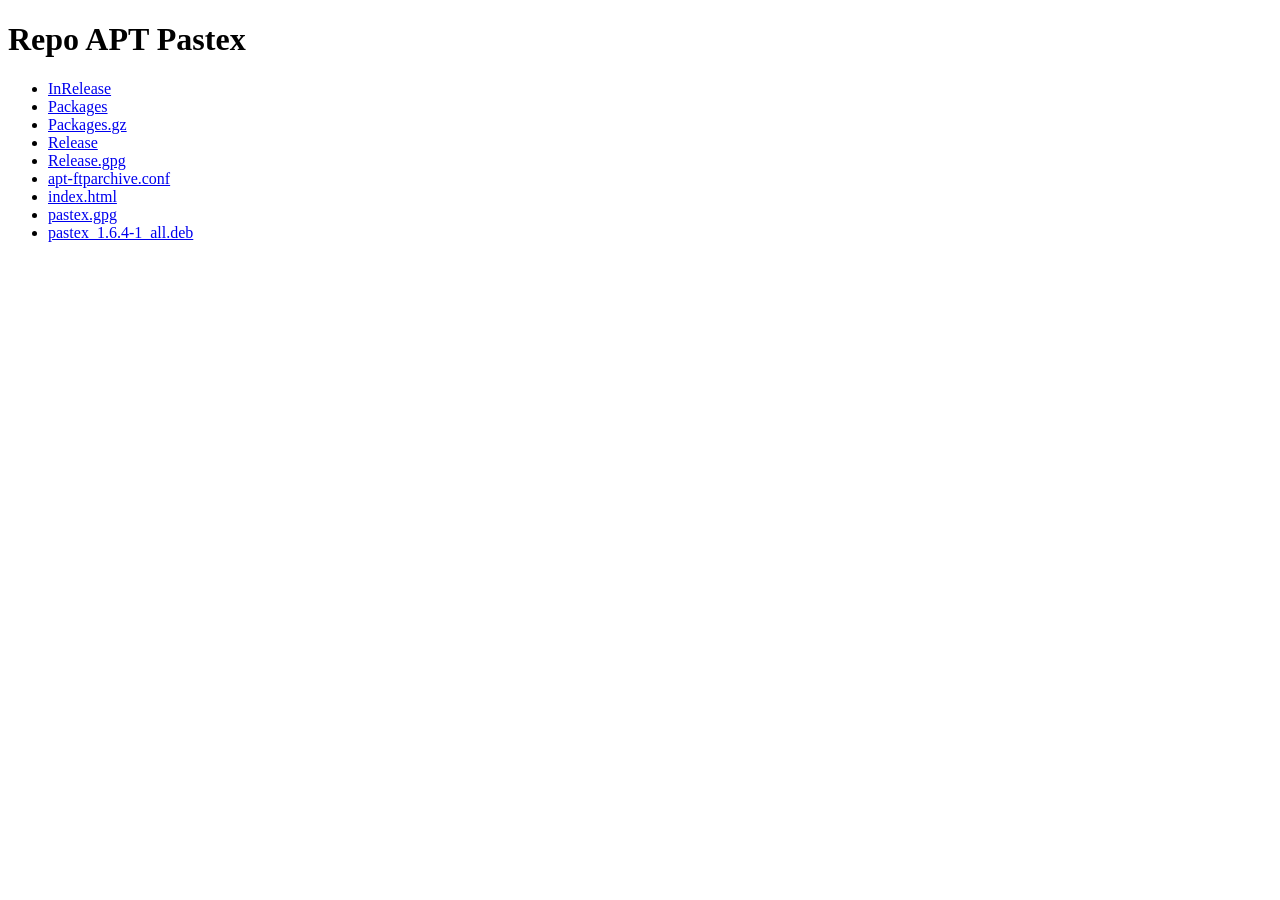
<file: apt/index.html>
<!DOCTYPE html><html><head><meta charset='utf-8'><title>Repo APT Pastex</title></head><body>
<h1>Repo APT Pastex</h1><ul>
<li><a href='InRelease'>InRelease</a></li>
<li><a href='Packages'>Packages</a></li>
<li><a href='Packages.gz'>Packages.gz</a></li>
<li><a href='Release'>Release</a></li>
<li><a href='Release.gpg'>Release.gpg</a></li>
<li><a href='apt-ftparchive.conf'>apt-ftparchive.conf</a></li>
<li><a href='index.html'>index.html</a></li>
<li><a href='pastex.gpg'>pastex.gpg</a></li>
<li><a href='pastex_1.6.4-1_all.deb'>pastex_1.6.4-1_all.deb</a></li>
</ul></body></html>
</file>
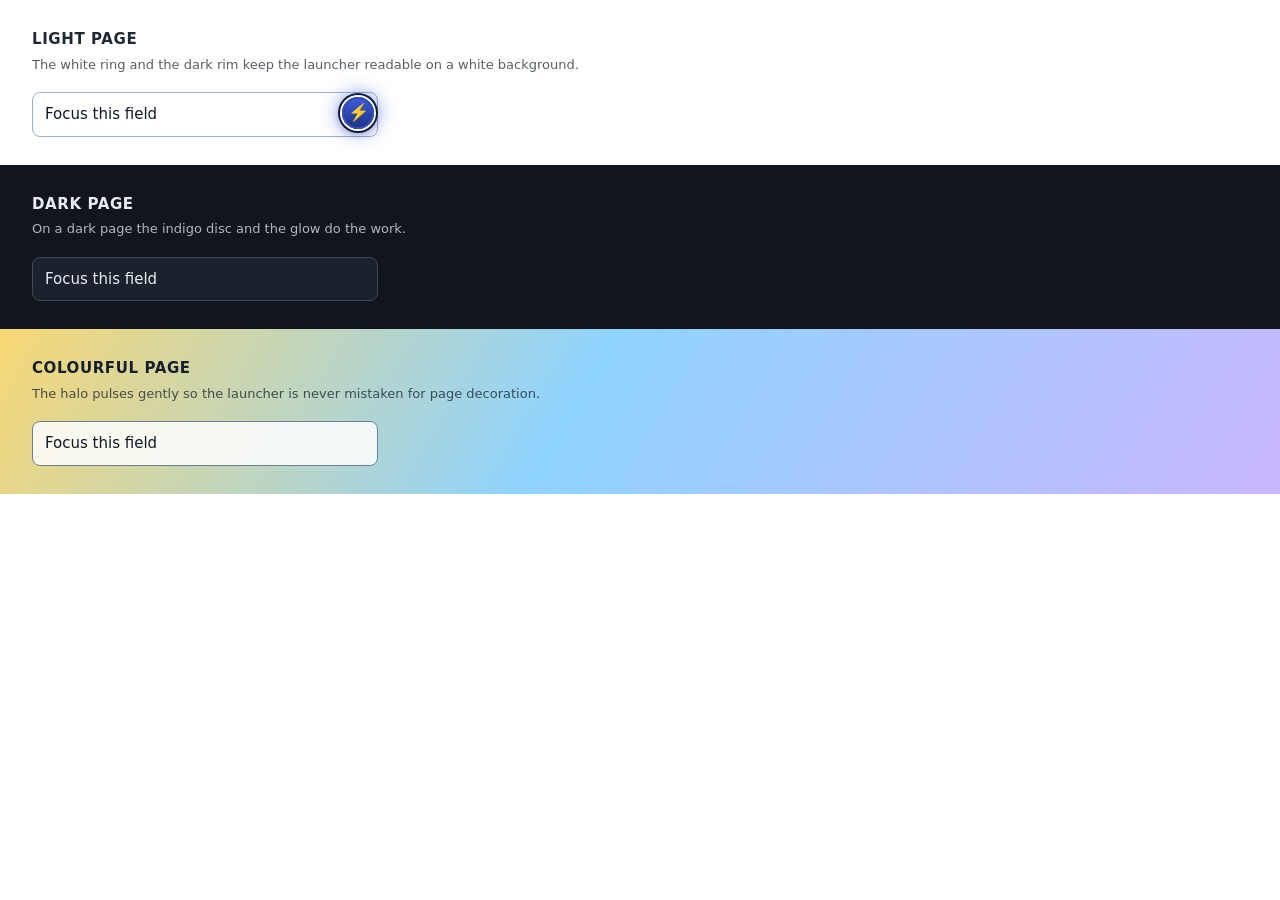
<file: assets/launcher-preview.html>
<!doctype html>
<html lang="en">
  <head>
    <meta charset="utf-8" />
    <title>Pastex launcher preview</title>
    <style>
      body { margin: 0; font: 15px/1.5 system-ui, sans-serif; }
      section { padding: 28px 32px; position: relative; }
      h2 { margin: 0 0 4px; font-size: 15px; letter-spacing: .04em; text-transform: uppercase; }
      p { margin: 0 0 18px; opacity: .75; font-size: 13px; }
      .light { background: #ffffff; color: #1f2933; }
      .dark { background: #11151c; color: #e6edf3; }
      .busy { background: linear-gradient(120deg, #f7d774 0%, #8fd3ff 45%, #c9b6ff 100%); color: #14202e; }
      .field {
        display: inline-block; width: 320px; padding: 10px 12px; border-radius: 8px;
        border: 1px solid #9fb0c3; background: #fff; color: #101828; font: inherit;
      }
      .dark .field { border-color: #3b4a5c; background: #1b222c; color: #e6edf3; }
      .busy .field { border-color: #6d7f95; background: rgba(255,255,255,.85); }

      /* The style below mirrors the launcher in extension/content.js. */
      .pastex-float {
        position: fixed; z-index: 2147483647; width: 32px; height: 32px; border-radius: 50%;
        border: 2px solid #101a3d; background: linear-gradient(180deg, #3b5bdb 0%, #1c3585 100%);
        color: #fff; font-size: 17px; line-height: 1; cursor: pointer; padding: 0;
        font-family: 'Apple Color Emoji', 'Segoe UI Emoji', 'Noto Color Emoji', sans-serif;
        box-shadow: 0 0 0 2px #fff, 0 0 0 4px #101a3d, 0 0 18px 4px rgba(59, 91, 219, .62),
          0 3px 10px rgba(0, 0, 0, .4);
        transition: transform .12s ease, background .12s ease;
      }
      .pastex-float:hover {
        background: linear-gradient(180deg, #4c6ef5 0%, #24409a 100%);
        transform: scale(1.08);
      }
      .pastex-float:active { transform: scale(.94); }
      .pastex-float:focus-visible { outline: 3px solid #facc15; outline-offset: 3px; }
      .pastex-float::after {
        content: ''; position: absolute; inset: -2px; border-radius: 50%;
        border: 2px solid rgba(59, 91, 219, .85); pointer-events: none;
        animation: pastex-halo 2.4s ease-out infinite;
      }
      @keyframes pastex-halo {
        0% { transform: scale(1); opacity: .85; }
        70% { transform: scale(2); opacity: 0; }
        100% { transform: scale(2); opacity: 0; }
      }
      @media (prefers-reduced-motion: reduce) { .pastex-float::after { animation: none; opacity: 0; } }
      @media (prefers-contrast: more) {
        .pastex-float { border-width: 3px; box-shadow: 0 0 0 3px #fff, 0 0 0 6px #000, 0 0 22px 6px rgba(59, 91, 219, .82); }
      }
    </style>
  </head>
  <body>
    <section class="light">
      <h2>Light page</h2>
      <p>The white ring and the dark rim keep the launcher readable on a white background.</p>
      <input class="field" value="Focus this field" />
    </section>
    <section class="dark">
      <h2>Dark page</h2>
      <p>On a dark page the indigo disc and the glow do the work.</p>
      <input class="field" value="Focus this field" />
    </section>
    <section class="busy">
      <h2>Colourful page</h2>
      <p>The halo pulses gently so the launcher is never mistaken for page decoration.</p>
      <input class="field" value="Focus this field" />
    </section>
    <script>
      // The launcher sits over the bottom right corner of the focused field.
      var field = document.querySelector(".field");
      var launcher = document.createElement("button");
      launcher.className = "pastex-float";
      launcher.textContent = "⚡";
      launcher.title = "Open Pastex side panel";
      document.body.appendChild(launcher);
      function place() {
        var rect = field.getBoundingClientRect();
        launcher.style.left = Math.min(window.innerWidth - 40, Math.max(4, rect.right - 36)) + "px";
        launcher.style.top = Math.min(window.innerHeight - 40, Math.max(4, rect.bottom - 40)) + "px";
      }
      field.addEventListener("focus", place);
      field.addEventListener("input", place);
      place();
    </script>
  </body>
</html>
</file>
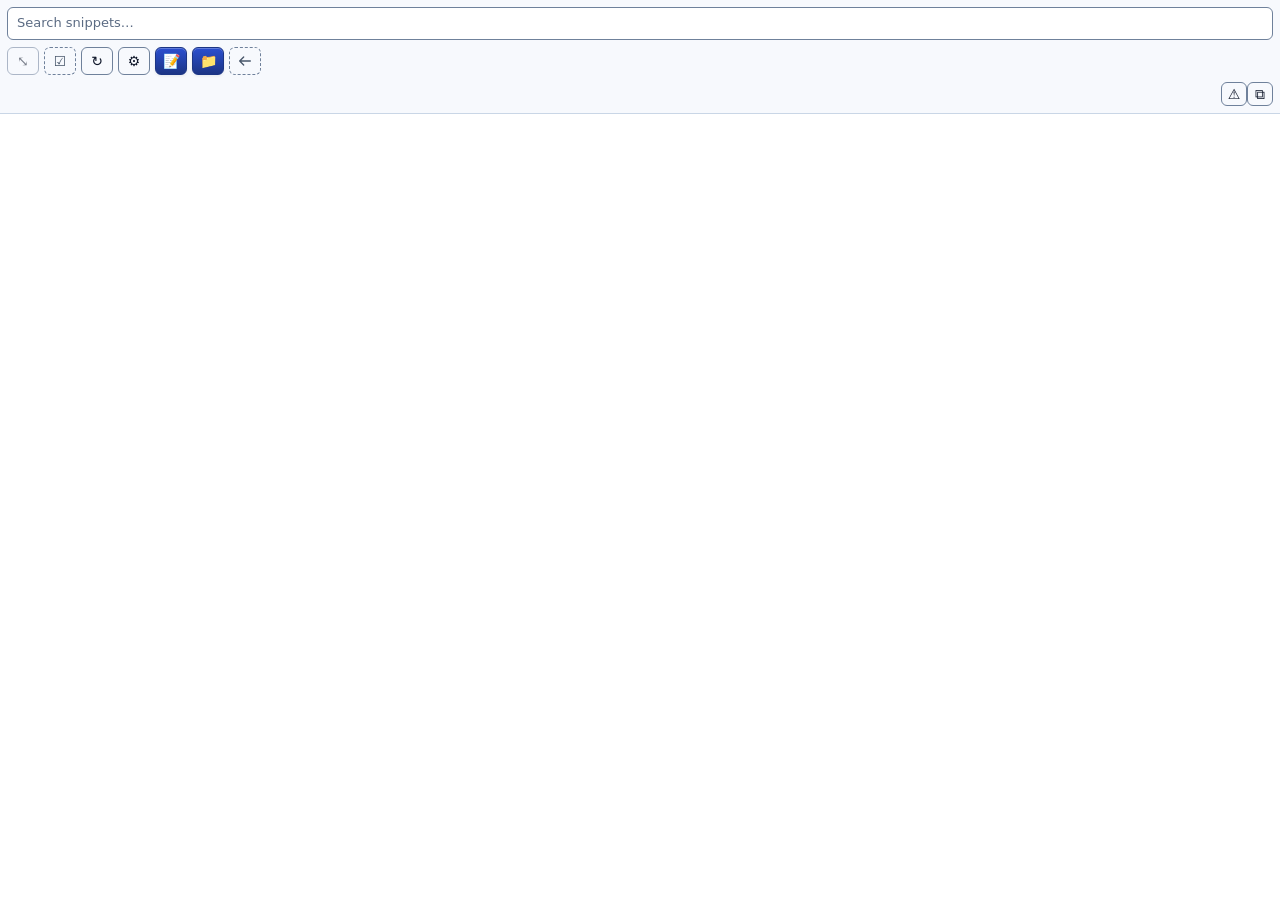
<file: extension/sidepanel.html>
<!doctype html>
<html lang="en">
  <head>
    <meta charset="utf-8" />
    <title>Pastex</title>
    <link rel="stylesheet" href="sidepanel.css" />
  </head>
  <body>
    <header>
      <input id="search" type="search" placeholder="Search snippets…" aria-label="Search snippets" />
      <div class="toolbar" role="toolbar" aria-label="Snippet actions">
        <button id="btn-collapse-all" class="icon" title="Collapse all folders" aria-label="Collapse all folders" disabled>⤡</button>
        <button id="btn-select" class="icon" aria-pressed="false"
                title="Select items" aria-label="Select items">☑</button>
        <button id="btn-sync" class="icon" title="Sync changes to Drive"
                aria-label="Sync changes to Drive">↻</button>
        <button id="btn-config" class="icon" title="Choose config file"
                aria-label="Choose config file">⚙</button>
        <button id="btn-text" class="icon primary" title="New snippet" aria-label="New snippet">📝</button>
        <button id="btn-folder" class="icon primary" title="New folder" aria-label="New folder">📁</button>
        <!-- Newline on insert: the toggle decides what a click on a row appends;
             the row button keeps its own, one-time meaning. Icon only, so the
             state is read from the pressed style and the title. -->
        <button id="btn-newline" class="icon" aria-pressed="false"
                title="Final newline on — click to remove it" aria-label="No final newline"></button>
      </div>
      <!-- One status line. The connection state and the age of the last check
           are not shown separately: a failure has to be readable, and two more
           truncated labels next to it only pushed the message out of view. -->
      <div id="status-bar">
        <span id="status" aria-live="polite"></span>
        <button id="btn-review-conflict" class="icon" title="Review pending edit" aria-label="Review pending edit">⚠</button>
        <button id="btn-copy-pending" class="icon" title="Copy pending changes" aria-label="Copy pending changes">⧉</button>
      </div>
    </header>
    <main>
      <div id="tree" role="tree" aria-label="Snippets"></div>
      <!-- The empty state is empty on purpose: the status line above already
           says what happened, and a second sentence inside the list would be a
           second place to read the same thing. -->
      <div id="empty" hidden></div>
    </main>
    <div id="editor-overlay" hidden>
      <div id="editor" role="dialog" aria-modal="true" aria-labelledby="editor-title">
        <h2 id="editor-title">New snippet</h2>
        <label id="editor-parent-label" for="editor-parent">Folder</label>
        <select id="editor-parent"></select>
        <label id="editor-name-label" for="editor-name">Name</label>
        <input id="editor-name" type="text" />
        <div id="editor-text-wrap">
          <label for="editor-text">Text</label>
          <textarea id="editor-text" rows="10"></textarea>
        </div>
        <div class="editor-buttons">
          <button id="editor-save" class="icon primary" title="Save" aria-label="Save">✓</button>
          <button id="editor-cancel" class="icon" title="Cancel" aria-label="Cancel">✕</button>
        </div>
      </div>
    </div>
    <div id="conflict-overlay" hidden>
      <div id="conflict-dialog" role="dialog" aria-modal="true" aria-labelledby="conflict-title">
        <h2 id="conflict-title">Review pending edit</h2>
        <p id="conflict-name"></p>
        <p id="conflict-status" aria-live="polite"></p>
        <p>Compare the versions. Drive can still change before sync.</p>
        <label for="conflict-base">Original</label>
        <textarea id="conflict-base" readonly rows="4"></textarea>
        <label for="conflict-local">Pending edit</label>
        <textarea id="conflict-local" readonly rows="4"></textarea>
        <label for="conflict-remote">Current Drive text</label>
        <textarea id="conflict-remote" readonly rows="4"></textarea>
        <div class="editor-buttons">
          <button id="conflict-copy-drive" class="icon" title="Copy Drive text" aria-label="Copy Drive text">⧉</button>
          <button id="conflict-keep-drive" class="icon" title="Use Drive text" aria-label="Use Drive text">↓</button>
          <button id="conflict-keep-local" class="icon primary" title="Keep pending edit for sync" aria-label="Keep pending edit for sync">✓</button>
          <button id="conflict-close" class="icon" title="Close review" aria-label="Close review">✕</button>
        </div>
      </div>
    </div>
    <div id="row-menu" role="menu" aria-label="Edit row" hidden></div>
    <div id="selection-actions" role="toolbar" aria-label="Selected item actions" hidden>
      <span id="selection-count" aria-label="number selected">0</span>
      <button id="btn-up" class="icon" disabled title="Move up" aria-label="Move up">↑</button>
      <button id="btn-down" class="icon" disabled title="Move down" aria-label="Move down">↓</button>
      <button id="btn-move-selected" class="icon" disabled title="Move to folder…"
              aria-label="Move selected items">↪</button>
      <button id="btn-delete-selected" class="icon danger" disabled title="Delete selected"
              aria-label="Delete selected items">🗑</button>
    </div>
    <script src="store.js"></script>
    <script src="sites.js"></script>
    <script src="config-source.js"></script>
    <script src="panel-command.js"></script>
    <script src="conflict-panel.js"></script>
    <script src="sidepanel.js"></script>
  </body>
</html>
</file>
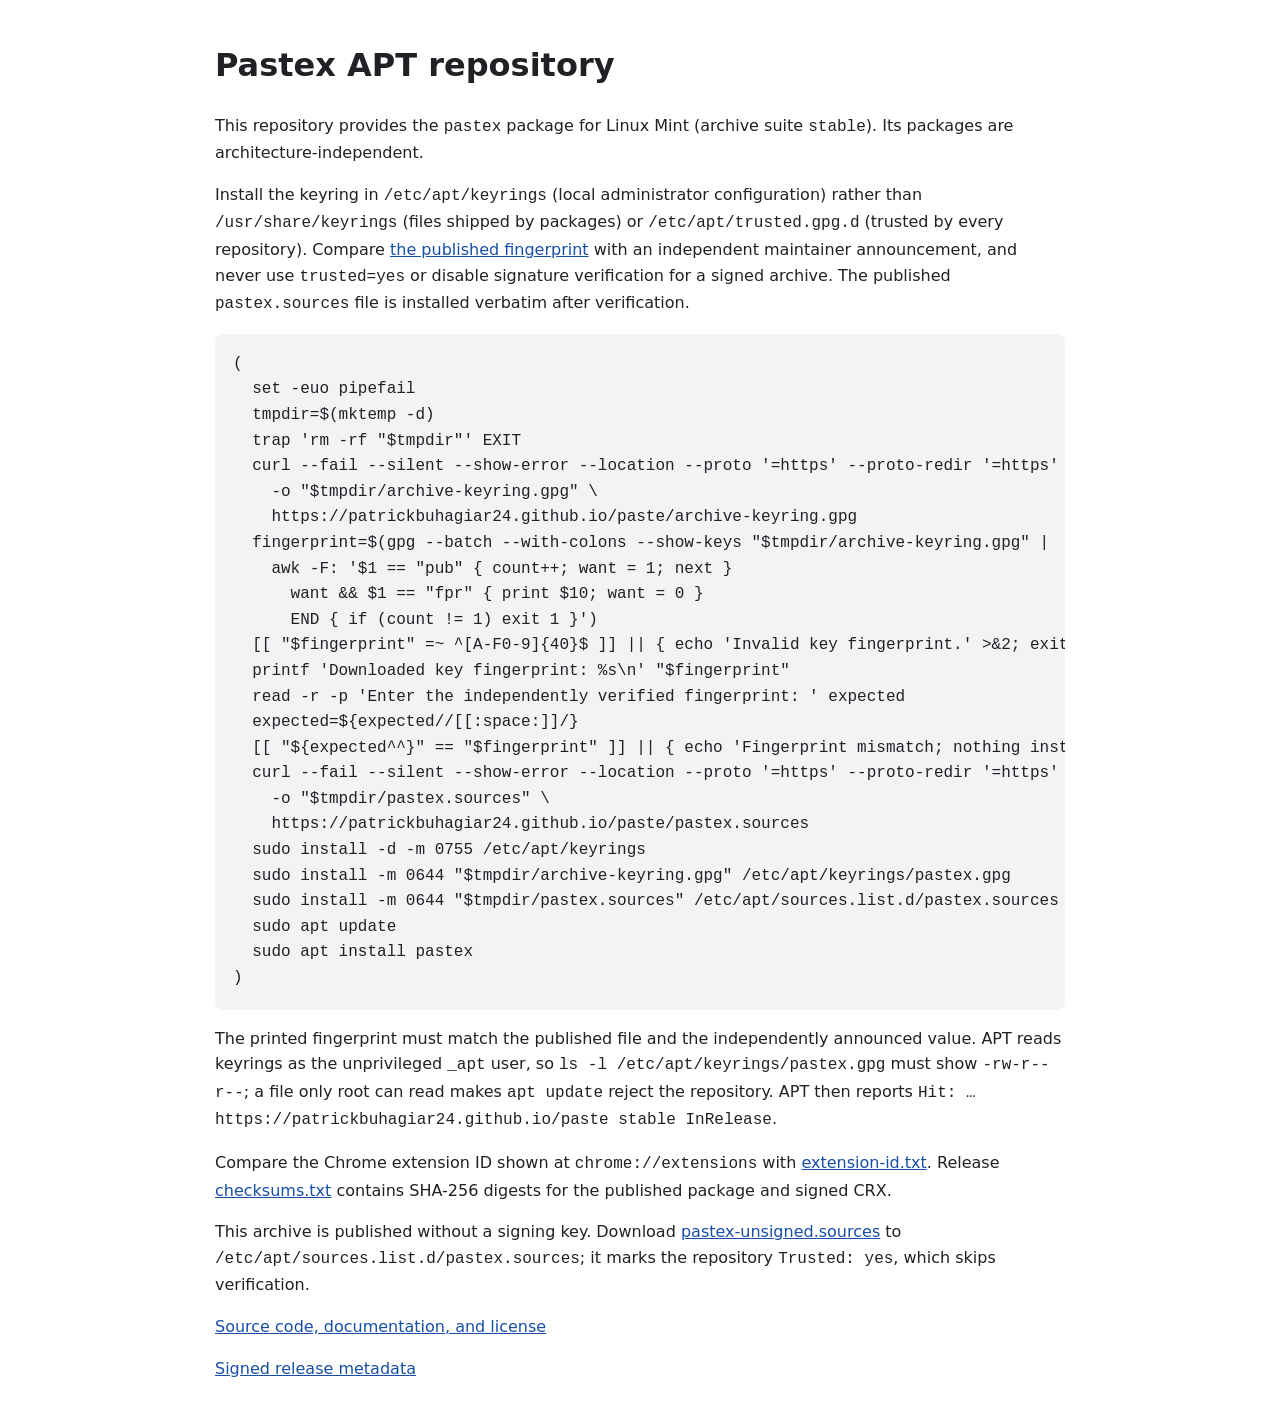
<file: packaging/apt-index.html>
<!doctype html>
<html lang="en">
<head>
  <meta charset="utf-8">
  <meta name="viewport" content="width=device-width, initial-scale=1">
  <title>Pastex APT repository</title>
  <style>body{max-width:850px;margin:40px auto;padding:0 20px;font:16px/1.6 system-ui,sans-serif;color:#202124}pre{overflow:auto;padding:18px;background:#f1f3f4;border-radius:8px}a{color:#174ea6}code{font-family:ui-monospace,monospace}</style>
</head>
<body>
  <h1>Pastex APT repository</h1>
  <p>This repository provides the <code>pastex</code> package for Linux Mint (archive suite <code>stable</code>). Its packages are architecture-independent.</p>
  <!--sgn:start-->
  <p>Install the keyring in <code>/etc/apt/keyrings</code> (local administrator configuration) rather than <code>/usr/share/keyrings</code> (files shipped by packages) or <code>/etc/apt/trusted.gpg.d</code> (trusted by every repository). Compare <a href="archive-keyring.fingerprint.txt">the published fingerprint</a> with an independent maintainer announcement, and never use <code>trusted=yes</code> or disable signature verification for a signed archive. The published <code>pastex.sources</code> file is installed verbatim after verification.</p>
  <pre>(
  set -euo pipefail
  tmpdir=$(mktemp -d)
  trap 'rm -rf "$tmpdir"' EXIT
  curl --fail --silent --show-error --location --proto '=https' --proto-redir '=https' \
    -o "$tmpdir/archive-keyring.gpg" \
    https://patrickbuhagiar24.github.io/paste/archive-keyring.gpg
  fingerprint=$(gpg --batch --with-colons --show-keys "$tmpdir/archive-keyring.gpg" |
    awk -F: '$1 == "pub" { count++; want = 1; next }
      want &amp;&amp; $1 == "fpr" { print $10; want = 0 }
      END { if (count != 1) exit 1 }')
  [[ "$fingerprint" =~ ^[A-F0-9]{40}$ ]] || { echo 'Invalid key fingerprint.' &gt;&amp;2; exit 1; }
  printf 'Downloaded key fingerprint: %s\n' "$fingerprint"
  read -r -p 'Enter the independently verified fingerprint: ' expected
  expected=${expected//[[:space:]]/}
  [[ "${expected^^}" == "$fingerprint" ]] || { echo 'Fingerprint mismatch; nothing installed.' &gt;&amp;2; exit 1; }
  curl --fail --silent --show-error --location --proto '=https' --proto-redir '=https' \
    -o "$tmpdir/pastex.sources" \
    https://patrickbuhagiar24.github.io/paste/pastex.sources
  sudo install -d -m 0755 /etc/apt/keyrings
  sudo install -m 0644 "$tmpdir/archive-keyring.gpg" /etc/apt/keyrings/pastex.gpg
  sudo install -m 0644 "$tmpdir/pastex.sources" /etc/apt/sources.list.d/pastex.sources
  sudo apt update
  sudo apt install pastex
)</pre>
  <p>The printed fingerprint must match the published file and the independently announced value. APT reads keyrings as the unprivileged <code>_apt</code> user, so <code>ls -l /etc/apt/keyrings/pastex.gpg</code> must show <code>-rw-r--r--</code>; a file only root can read makes <code>apt update</code> reject the repository. APT then reports <code>Hit: … https://patrickbuhagiar24.github.io/paste stable InRelease</code>.</p>
  <p>Compare the Chrome extension ID shown at <code>chrome://extensions</code> with <a href="extension-id.txt">extension-id.txt</a>. Release <a href="checksums.txt">checksums.txt</a> contains SHA-256 digests for the published package and signed CRX.</p>
  <!--sgn:end-->
  <!--uns:start-->
  <p>This archive is published without a signing key. Download <a href="pastex-unsigned.sources">pastex-unsigned.sources</a> to <code>/etc/apt/sources.list.d/pastex.sources</code>; it marks the repository <code>Trusted: yes</code>, which skips verification.</p>
  <!--uns:end-->
  <p><a href="https://github.com/patrickbuhagiar24/paste">Source code, documentation, and license</a></p>
  <!--sgn:start-->
  <p><a href="dists/stable/InRelease">Signed release metadata</a></p>
  <!--sgn:end-->
</body>
</html>
</file>
<file: extension/sidepanel.css>
/* Pastex side panel.
 *
 * Visual rules the palette follows:
 *  - Every text pair reaches WCAG AA (the muted text is near 7:1).
 *  - Action buttons are split into secondary (outline), primary (filled) and
 *    destructive (filled red) so an action never looks like a different one.
 *  - Rows have a visible idle wash, a hover and a strong "selected" tint with
 *    an accent bar; the numbers behind the palette are checked in
 *    extension/test/appearance.test.js.
 *  - A dark theme follows prefers-color-scheme, and prefers-contrast gives
 *    stronger borders and heavier selection marks.
 */

:root {
  color-scheme: light dark;

  --ink: #0f172a;
  --muted: #475569;
  --placeholder: #5b6b83;
  --bg: #ffffff;
  --surface: #f7f9fd;
  --border: #c9d6e6;
  --border-strong: #6f819b;

  --row-idle: #edf2f9;
  --row-hover: #cfe1f9;
  --row-selected: #aac9f3;
  --row-selected-bar: #12357f;
  --row-toggle: #1e40af;
  --guide: #9db2cc;

  --accent: #12357f;
  --accent-soft: #eef3ff;

  --primary-top: #2b4fd0;
  --primary-bottom: #1c3585;
  --primary-hover-top: #3a60e0;
  --primary-hover-bottom: #24409a;
  --primary-text: #ffffff;

  --danger: #b91c1c;
  --danger-hover: #991b1b;
  --danger-top: #cf2127;
  --danger-ink: #b91c1c;
  --danger-text: #ffffff;

  --focus: #1d4ed8;
  --focus-strong: #0b2a6b;
  --focus-halo: rgba(29, 78, 216, 0.28);
  --chip-text: #ffffff;
  --chip-bg: #b91c1c;
  --overlay: rgba(10, 22, 44, 0.5);
  --row-sheen: rgba(255, 255, 255, 0.3);
  --shadow-row: rgba(15, 23, 42, 0.08);
  --shadow-dialog: rgba(10, 22, 44, 0.32);
}

@media (prefers-color-scheme: dark) {
  :root {
    --ink: #e9eff8;
    --muted: #a8b6c9;
    --placeholder: #8c9ab0;
    --bg: #12161d;
    --surface: #182130;
    --border: #5d7190;
    --border-strong: #7b8da9;

    --row-idle: #1b2434;
    --row-hover: #28374f;
    --row-selected: #344d77;
    --row-selected-bar: #8fb0ff;
    --row-toggle: #9ec1ff;
    --guide: #4a5f7d;

    --accent: #9ec1ff;
    --accent-soft: #1b2434;

    --primary-top: #3b5bdb;
    --primary-bottom: #2f49b8;
    --primary-hover-top: #4263e8;
    --primary-hover-bottom: #3652c4;

    --danger: #b91c1c;
    --danger-hover: #a11a1a;
    --danger-top: #c4262b;
    --danger-ink: #ff9b9b;

    --focus: #a8c6ff;
    --focus-strong: #dbe8ff;
    --focus-halo: rgba(168, 198, 255, 0.3);
    --chip-bg: #b91c1c;
    --overlay: rgba(0, 0, 0, 0.6);
    --row-sheen: rgba(255, 255, 255, 0.06);
    --shadow-row: rgba(0, 0, 0, 0.45);
    --shadow-dialog: rgba(0, 0, 0, 0.65);
  }
}

* {
  box-sizing: border-box;
}

html,
body {
  height: 100%;
}

body {
  margin: 0;
  display: flex;
  flex-direction: column;
  font: 13px/1.45 system-ui, sans-serif;
  color: var(--ink);
  background: var(--bg);
}

/* --- buttons ------------------------------------------------------------ */

button {
  font: inherit;
  font-weight: 600;
  color: var(--ink);
  background: var(--surface);
  border: 1px solid var(--border-strong);
  border-radius: 6px;
  padding: 4px 9px;
  cursor: pointer;
  transition: background-color 0.12s ease, border-color 0.12s ease,
    box-shadow 0.12s ease, transform 0.06s ease;
}

button:hover:not(:disabled) {
  background: var(--row-hover);
  border-color: var(--accent);
}

button:active:not(:disabled) {
  transform: translateY(1px);
}

/* One pointer/cursor halo for every control: a full-strength ring plus a
 * separating gap, so it reads on white, on the tinted rows and on top of a
 * filled primary button. */
button:focus-visible,
input:focus-visible,
select:focus-visible,
textarea:focus-visible,
.row:focus-visible,
.row .toggle:focus-visible {
  outline: 3px solid var(--focus);
  outline-offset: 2px;
}

button.primary:focus-visible,
button.danger:focus-visible,
button[aria-pressed="true"]:focus-visible {
  outline-color: var(--focus-strong);
  box-shadow: 0 0 0 5px var(--focus-halo);
}

button:disabled {
  opacity: 0.55;
  cursor: default;
}

button.primary:disabled,
button.danger:disabled {
  opacity: 1;
  color: var(--muted);
  background: var(--surface);
  border-color: var(--border);
  box-shadow: none;
  /* An emoji or symbol would otherwise keep its colour and still look live. */
  filter: grayscale(1);
}

button.danger:disabled {
  color: var(--danger-ink);
}

/* Action names carry the meaning. Primary marks the safe commit action,
 * danger the irreversible one, so Save never looks like Delete. */
button.primary {
  color: var(--primary-text);
  background: linear-gradient(180deg, var(--primary-top) 0%, var(--primary-bottom) 100%);
  border-color: var(--primary-bottom);
  box-shadow: inset 0 1px 0 rgba(255, 255, 255, 0.25), 0 1px 3px var(--shadow-row);
}

button.primary:hover:not(:disabled) {
  background: linear-gradient(180deg, var(--primary-hover-top) 0%, var(--primary-hover-bottom) 100%);
  border-color: var(--primary-hover-bottom);
  box-shadow: inset 0 1px 0 rgba(255, 255, 255, 0.3), 0 3px 10px var(--shadow-row);
}

button.danger {
  color: var(--danger-text);
  background: linear-gradient(180deg, var(--danger-top) 0%, var(--danger) 100%);
  border-color: var(--danger);
  box-shadow: inset 0 1px 0 rgba(255, 255, 255, 0.2), 0 1px 3px var(--shadow-row);
}

button.danger:hover:not(:disabled) {
  background: var(--danger-hover);
  border-color: var(--danger-hover);
}

/* A toggle that is on has to be unmistakable, not a pale tint: the fill is the
 * same indigo as a primary action and the glyph turns white, so "on" cannot be
 * mistaken for "hovered" or for a disabled button. */
button[aria-pressed="true"] {
  color: var(--primary-text);
  background: linear-gradient(180deg, var(--primary-top), var(--primary-bottom));
  border-color: var(--focus-strong);
  box-shadow: inset 0 0 0 1px var(--focus-strong), 0 1px 3px var(--shadow-row);
  font-weight: 700;
}

/* And "off" is said out loud too: a dashed outline reads as "not latched" next
 * to the filled buttons around it. */
.toolbar button.icon[aria-pressed="false"] {
  border-style: dashed;
  color: var(--muted);
}

/* On a narrow panel the toolbar buttons share the width, so they are told
 * apart by weight and fill instead of colour. */
.toolbar button[aria-pressed="true"],
.toolbar button.primary {
  font-weight: 700;
}

/* The Config button says whether this installation is configured, in the same
 * place it is clicked: an outlined gear means "no configuration yet, click me",
 * a filled gear with a check means "configured, click to change it". The state
 * is written to the title and aria-label too, so it is never colour alone. */
#btn-config[data-configured="false"] {
  color: var(--danger-ink);
  border-color: var(--danger-ink);
  border-style: dashed;
}

#btn-config[data-configured="true"] {
  color: var(--primary-text);
  background: linear-gradient(180deg, var(--primary-top), var(--primary-bottom));
  border-color: var(--focus-strong);
}

@media (prefers-contrast: more) {
  button {
    border-width: 2px;
  }

  button.primary,
  button.danger {
    border-color: var(--ink);
  }
}

/* --- header ------------------------------------------------------------- */

header {
  padding: 7px;
  background: var(--surface);
  border-bottom: 1px solid var(--border);
}

#search {
  width: 100%;
  padding: 6px 9px;
  font: inherit;
  color: var(--ink);
  background: var(--bg);
  border: 1px solid var(--border-strong);
  border-radius: 6px;
}

/* Chrome paints placeholders at a reduced opacity by default, which would
 * undo the measured contrast of --placeholder. */
#search::placeholder {
  color: var(--placeholder);
  opacity: 1;
}

#search:focus-visible {
  border-color: var(--focus);
}

.toolbar {
  display: flex;
  gap: 5px;
  flex-wrap: wrap;
  margin-top: 7px;
}

.toolbar button {
  flex: 1 1 auto;
  white-space: nowrap;
  font-weight: 500;
}

/* Every button in the panel is an icon button: none of them carries a word any
 * more, so one rule gives them all a fixed square, a centred glyph and a size
 * that does not depend on the text around it. The meaning lives in the title
 * and the aria-label; a toggle shows its state through the pressed style. */
button.icon {
  flex: 0 0 auto;
  display: inline-flex;
  align-items: center;
  justify-content: center;
  /* One size for every icon button in the panel: the same square everywhere,
   * so a row of them reads as a set and no glyph is stretched by its label. */
  width: 32px;
  height: 28px;
  padding: 0;
  text-align: center;
  font-size: 14px;
  line-height: 1;
  font-weight: 500;
}

/* The create pair keeps the primary fill and the same square, so the toolbar
 * does not read as two wide blocks next to five small ones. */
.toolbar button.icon.primary {
  width: 32px;
}


#status-bar {
  display: flex;
  align-items: center;
  margin-top: 7px;
  padding-left: 4px;
  color: var(--muted);
  font-size: 11.5px;
}

/* The message may wrap so Drive errors remain readable beside the copy action. */
#status {
  flex: 1 1 auto;
  min-width: 0;
  line-height: 1.35;
  overflow-wrap: anywhere;
}

/* The header status line carries both confirmations and failures, so it is
 * announced and coloured by state; the message itself is not colour-coded
 * only, it is written out. */
#status[data-state="error"] {
  color: var(--danger);
  font-weight: 600;
}

#status[data-state="ok"] {
  color: #15803d;
  font-weight: 600;
}

@media (prefers-color-scheme: dark) {
  #status[data-state="ok"] {
    color: #4ade80;
  }

  #status[data-state="error"] {
    color: #ff9b9b;
  }
}

/* --- the snippet list --------------------------------------------------- */

main {
  flex: 1 1 auto;
  overflow: auto;
  min-height: 80px;
}

#tree {
  display: flex;
  flex-direction: column;
  gap: 2px;
  padding: 6px;
}

.row {
  position: relative;
  display: flex;
  align-items: center;
  gap: 3px;
  min-height: 26px;
  padding: 3px 6px 3px 8px;
  color: var(--ink);
  background: var(--row-idle);
  border: 1px solid transparent;
  border-left: 3px solid transparent;
  border-radius: 6px;
  cursor: pointer;
  white-space: nowrap;
  transition: background-color 0.1s ease, border-color 0.1s ease;
}

.row:hover {
  background: var(--row-hover);
  border-color: var(--accent);
}

/* The selection must win over :hover, so the hover rule above comes first
 * and the selected rules below are equally specific. */
.row.selected,
.row.selected:hover {
  background: var(--row-selected);
  border-color: var(--accent);
  border-left: 3px solid var(--row-selected-bar);
  box-shadow: inset 0 1px 0 var(--row-sheen);
}

.row.selected .label {
  font-weight: 600;
}

.row .toggle {
  flex: 0 0 18px;
  color: var(--row-toggle);
  font-weight: 700;
  text-align: center;
  user-select: none;
}

.row .label {
  flex: 1 1 auto;
  overflow: hidden;
  text-overflow: ellipsis;
}

.row .mini {
  flex: 0 0 auto;
  display: inline-flex;
  align-items: center;
  justify-content: center;
  width: 22px;
  height: 20px;
  padding: 0;
  font-size: 12px;
  line-height: 1.2;
  color: var(--ink);
  background: var(--bg);
  border: 1px solid var(--border-strong);
  border-radius: 5px;
  opacity: 0;
  transition: opacity 0.1s ease;
}

/* Row actions appear on hover, on keyboard focus and on the selected row;
 * they stay hidden while they are irrelevant but never on focus. */
.row:hover .mini,
.row.selected .mini,
.row:focus-within .mini {
  opacity: 1;
}

.row:hover .label {
  text-decoration: underline;
  text-decoration-color: var(--border-strong);
  text-decoration-thickness: 1px;
  text-underline-offset: 3px;
}

.row .mini:hover:not(:disabled) {
  color: var(--accent);
  background: var(--bg);
  border-color: var(--accent);
  box-shadow: 0 1px 3px var(--shadow-row);
}

/* Deleting is the one row action that cannot be undone from the panel, so it
 * turns red under the pointer while rename and edit stay neutral. */
.row .mini[data-kind="danger"]:hover:not(:disabled) {
  color: var(--danger-text);
  background: var(--danger);
  border-color: var(--danger);
  box-shadow: 0 1px 3px var(--shadow-row);
}

.row .mini:focus-visible {
  opacity: 1;
}

.children {
  display: flex;
  flex-direction: column;
  gap: 2px;
  margin-left: 18px;
  padding-left: 7px;
  border-left: 1px solid var(--guide);
}

/* A folder name is a group heading, so it reads slightly stronger than a
 * snippet name; the icon in front already says which kind a row is. */
.row[data-kind="folder"] .label {
  letter-spacing: 0.01em;
  font-weight: 650;
}

/* Empty is empty: no sentence, no second call to action. The box keeps a
 * minimum height so the panel does not look broken when the list is empty. */
#empty {
  min-height: 120px;
}

@media (prefers-contrast: more) {
  .row {
    border-color: var(--border);
  }

  .row.selected {
    border: 2px solid var(--ink);
    border-left: 5px solid var(--accent);
  }
}

/* --- editor dialog ------------------------------------------------------ */

#editor-overlay {
  position: fixed;
  inset: 0;
  display: flex;
  align-items: center;
  justify-content: center;
  z-index: 10;
  background: var(--overlay);
}

#editor-overlay[hidden] {
  display: none;
}

#editor {
  width: min(420px, calc(100vw - 24px));
  max-height: calc(100vh - 24px);
  overflow: auto;
  padding: 14px;
  background: var(--bg);
  border: 1px solid var(--border);
  border-top: 3px solid var(--accent);
  border-radius: 10px;
  box-shadow: 0 12px 36px var(--shadow-dialog);
}

#editor h2 {
  margin: 0 0 10px;
  font-size: 16px;
  color: var(--ink);
}

#editor label {
  display: block;
  margin: 10px 0 3px;
  color: var(--muted);
  font-weight: 600;
}

#editor input[type="text"],
#editor select,
#editor textarea {
  width: 100%;
  font: inherit;
  color: var(--ink);
  background: var(--surface);
  border: 1px solid var(--border-strong);
  border-radius: 6px;
  padding: 6px 9px;
}

#editor textarea {
  font-family: ui-monospace, "Cascadia Mono", Menlo, Consolas, monospace;
  font-size: 12.5px;
  line-height: 1.5;
  resize: vertical;
}

#editor input[type="text"]:focus-visible,
#editor select:focus-visible,
#editor textarea:focus-visible {
  border-color: var(--focus);
  background: var(--bg);
}

.editor-buttons {
  display: flex;
  gap: 8px;
  justify-content: flex-end;
  margin-top: 14px;
}

/* Save and Cancel are icon buttons too, so the dialog does not end in two wide
 * labelled blocks after a form of labels. */
.editor-buttons button {
  width: 32px;
  height: 28px;
}

/* Draw both newline arrows as the same centered vector, independent of font
 * glyph metrics. The mask inherits the button color in every state. */
#btn-newline::before,
.row .mini[data-kind="newline"]::before {
  content: "";
  display: block;
  flex: 0 0 16px;
  width: 16px;
  height: 16px;
  background-color: currentColor;
  -webkit-mask: url("data:image/svg+xml,%3Csvg xmlns='http://www.w3.org/2000/svg' viewBox='0 0 24 24'%3E%3Cpath d='M20 12H4M4 12l6-6M4 12l6 6' fill='none' stroke='black' stroke-width='2' stroke-linecap='round' stroke-linejoin='round'/%3E%3C/svg%3E") center / contain no-repeat;
  mask: url("data:image/svg+xml,%3Csvg xmlns='http://www.w3.org/2000/svg' viewBox='0 0 24 24'%3E%3Cpath d='M20 12H4M4 12l6-6M4 12l6 6' fill='none' stroke='black' stroke-width='2' stroke-linecap='round' stroke-linejoin='round'/%3E%3C/svg%3E") center / contain no-repeat;
}

/* --- selection bar ------------------------------------------------------ */

/* The Edit menu: one popup shared by every row, placed just under the tree.
 * It is built fresh each time it opens, so it only ever holds the actions the
 * row it belongs to can actually offer. */
#row-menu {
  display: flex;
  flex-direction: column;
  gap: 6px;
  margin: 0 8px 8px;
  padding: 10px;
  background: var(--bg);
  border: 2px solid var(--accent);
  border-radius: 10px;
  box-shadow: 0 6px 18px var(--shadow-dialog);
}

#row-menu[hidden] {
  display: none;
}

#row-menu button {
  min-height: 38px;
  padding: 8px 12px;
  text-align: left;
  font-size: 13px;
  font-weight: 650;
  color: var(--ink);
  background: var(--row-idle);
  border: 1px solid var(--border-strong);
  border-radius: 6px;
  cursor: pointer;
}

#row-menu button:hover:not(:disabled),
#row-menu button:focus-visible {
  color: var(--ink);
  background: var(--row-hover);
  border-color: var(--accent);
}

#row-menu button:disabled {
  color: var(--muted);
  cursor: default;
}

#selection-actions {
  display: flex;
  align-items: center;
  gap: 6px;
  padding: 7px 8px;
  background: var(--surface);
  border-top: 1px solid var(--border);
}

#selection-actions[hidden] {
  display: none;
}

#selection-count {
  flex: 1;
  font-weight: 600;
  color: var(--muted);
}

/* The count turns into a filled chip while something is selected, so the
 * bottom bar is unmistakable at a glance. */
#selection-count.has-items {
  align-self: center;
  flex: 0 0 auto;
  padding: 2px 8px;
  color: var(--chip-text);
  background: var(--chip-bg);
  border-radius: 999px;
  font-variant-numeric: tabular-nums;
}

/* The bottom bar uses the same square as the toolbar, so the two bars match. */
#selection-actions button.icon {
  width: 32px;
  height: 28px;
}

@media (prefers-reduced-motion: reduce) {
  button,
  .row,
  .row .mini {
    transition: none;
  }

  button:active:not(:disabled) {
    transform: none;
  }
}

#btn-copy-pending {
  flex: 0 0 auto;
  width: 26px;
  height: 24px;
}

#conflict-overlay {
  position: fixed;
  inset: 0;
  display: flex;
  align-items: center;
  justify-content: center;
  z-index: 20;
  background: var(--overlay);
}
#conflict-overlay[hidden] { display: none; }
#conflict-dialog {
  width: min(420px, calc(100vw - 24px));
  max-height: calc(100vh - 24px);
  overflow: auto;
  padding: 14px;
  color: var(--ink);
  background: var(--bg);
  border: 2px solid var(--accent);
  border-radius: 10px;
  box-shadow: 0 12px 36px var(--shadow-dialog);
}
#conflict-dialog h2 { margin: 0; font-size: 16px; }
#conflict-dialog label { display: block; margin-top: 8px; font-weight: 600; }
#conflict-dialog textarea { width: 100%; font: inherit; color: var(--ink); background: var(--surface); border: 1px solid var(--border-strong); }
#btn-review-conflict { flex: 0 0 auto; width: 26px; height: 24px; }

#conflict-status[data-state="error"] { color: var(--danger-ink); font-weight: 600; }
</file>
